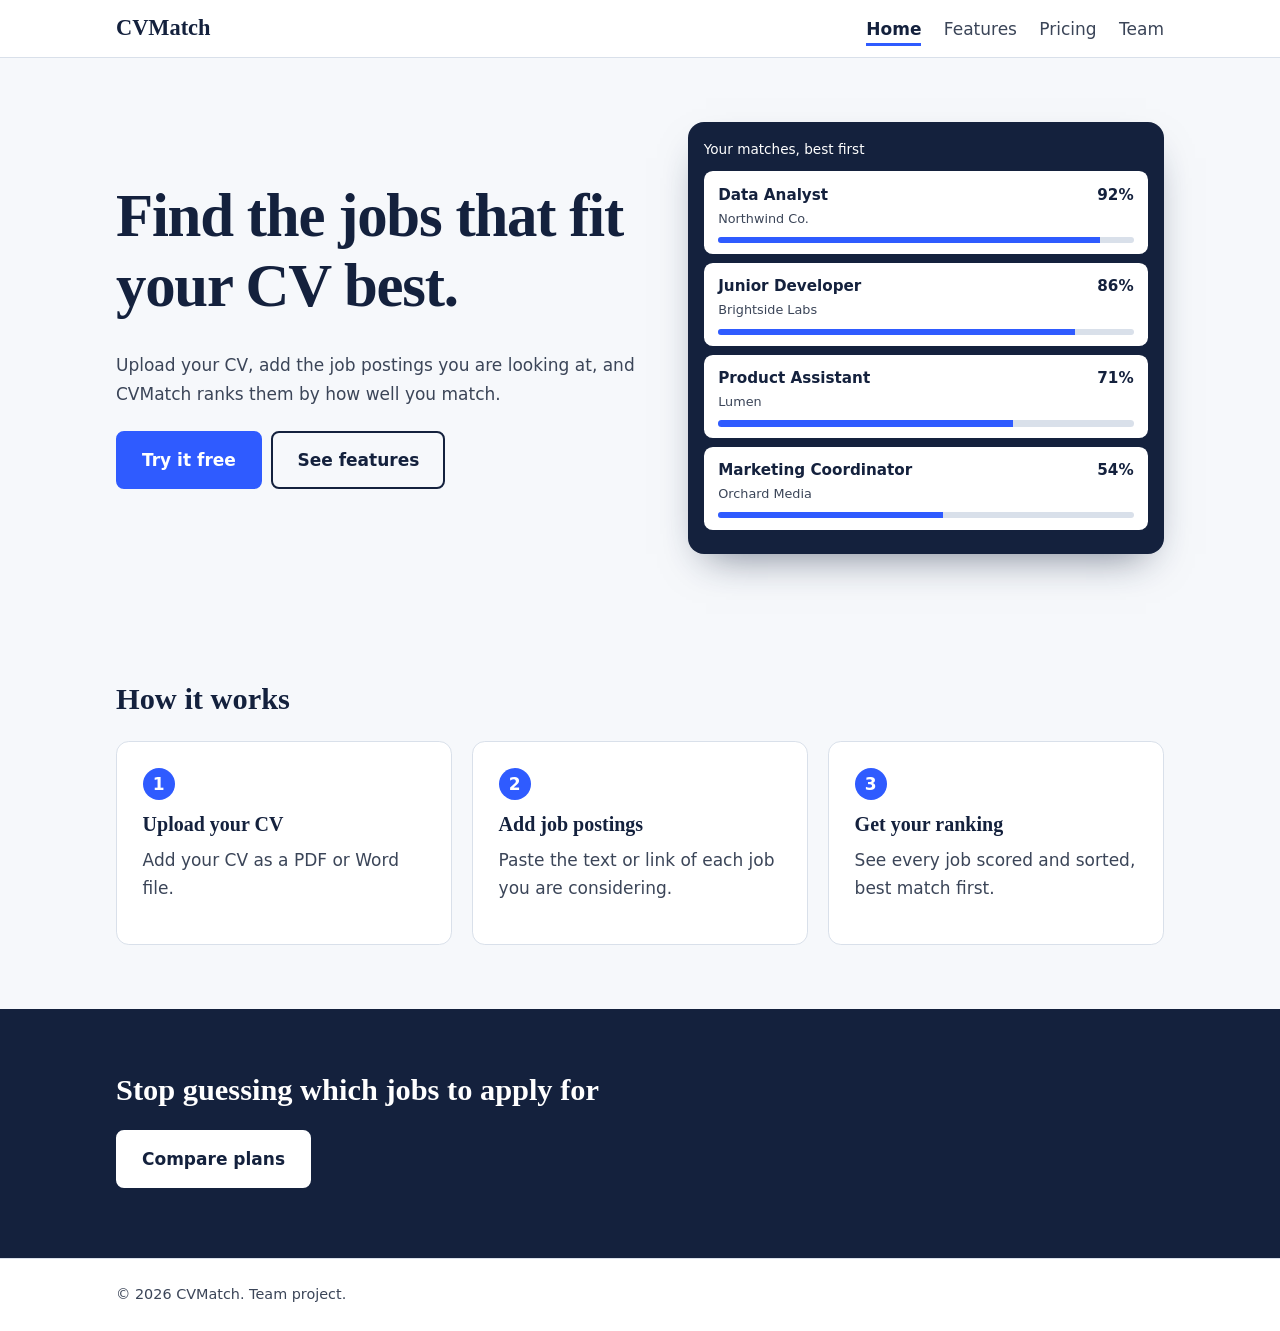
<file: index.html>
<!DOCTYPE html>
<html lang="en">
<head>
<meta charset="utf-8">
<meta name="viewport" content="width=device-width, initial-scale=1">
<title>Home | CVMatch</title>
<style>
:root{--ink:#14213d;--blue:#2f5bff;--blue-d:#1f45d6;--bg:#f6f8fb;--text:#3b4558;--line:#d9e0ea}
*{box-sizing:border-box}
body{margin:0;font:1.0625rem/1.65 system-ui,-apple-system,"Segoe UI",Roboto,sans-serif;color:var(--text);background:var(--bg)}
h1,h2,h3{font-family:Georgia,"Times New Roman",serif;color:var(--ink);line-height:1.15;margin:0 0 .5em}
h1{font-size:clamp(2.3rem,5.5vw,3.8rem);letter-spacing:-.02em}h2{font-size:1.9rem}h3{font-size:1.25rem}
p{margin:0 0 1em;max-width:62ch}
a{color:var(--blue)}
a:focus-visible,summary:focus-visible{outline:3px solid var(--blue);outline-offset:3px}
.wrap{max-width:68rem;margin:0 auto;padding:0 1.25rem}
header{background:#fff;border-bottom:1px solid var(--line)}
header .wrap{display:flex;flex-wrap:wrap;align-items:center;justify-content:space-between;gap:.5rem 1.5rem;padding-top:.9rem;padding-bottom:.9rem}
.logo{font:700 1.4rem Georgia,serif;color:var(--ink);text-decoration:none}
nav a{margin-right:1.4rem;color:var(--text);text-decoration:none;padding:.3rem 0;border-bottom:3px solid transparent}
nav a:last-child{margin-right:0}
nav a:hover{border-bottom-color:var(--line)}
nav a[aria-current=page]{color:var(--ink);font-weight:700;border-bottom-color:var(--blue)}
main section{padding:4rem 0}
.hero{display:grid;gap:3rem;align-items:center}
@media(min-width:56rem){.hero{grid-template-columns:1.1fr 1fr}}
.btn{display:inline-block;background:var(--blue);color:#fff;padding:.8rem 1.5rem;border-radius:.5rem;text-decoration:none;font-weight:600;border:2px solid var(--blue);margin:.4rem .6rem .4rem 0}
.btn:hover{background:var(--blue-d);border-color:var(--blue-d)}
.btn.alt{background:transparent;color:var(--ink);border-color:var(--ink)}
.btn.alt:hover{background:var(--ink);color:#fff}
.btn:focus-visible{outline:3px solid var(--ink);outline-offset:3px}
.grid{display:grid;gap:1.25rem;grid-template-columns:repeat(auto-fit,minmax(15rem,1fr))}
.card{background:#fff;border:1px solid var(--line);border-radius:.8rem;padding:1.6rem}
.card.pick{border:2px solid var(--blue);box-shadow:0 12px 30px -16px rgba(47,91,255,.5)}
.badge{display:inline-block;background:var(--blue);color:#fff;font-size:.8rem;font-weight:600;padding:.1rem .7rem;border-radius:2rem;margin:0 0 .6rem}
.price{font:700 2.6rem Georgia,serif;color:var(--ink);margin:0}
ul.tick{list-style:none;padding:0;margin:1rem 0 1.5rem}
ul.tick li{padding-left:1.5rem;position:relative;margin:.45rem 0}
ul.tick li::before{content:"\2713";position:absolute;left:0;color:var(--blue);font-weight:700}
.rows{margin-top:2rem}
.rows>div{border-top:1px solid var(--line);padding:1.6rem 0;display:grid;gap:.4rem 2.5rem}
@media(min-width:48rem){.rows>div{grid-template-columns:1fr 2fr}}
.rows h3,.rows p{margin:0}
.avatar{width:4.5rem;height:4.5rem;border-radius:50%;background:var(--blue);color:#fff;display:grid;place-items:center;font:700 1.5rem Georgia,serif;margin-bottom:1rem}
details{border-top:1px solid var(--line);padding:1rem 0}
summary{cursor:pointer;font-weight:600;color:var(--ink)}
details p{margin:.6rem 0 0}
.band{background:var(--ink);color:#fff}.band h2{color:#fff}
.band .btn{background:#fff;color:var(--ink);border-color:#fff}
footer{border-top:1px solid var(--line);background:#fff;padding:1.5rem 0;font-size:.9rem}
.matches{background:var(--ink);padding:1rem;border-radius:1rem;box-shadow:0 18px 40px -18px rgba(20,33,61,.6)}
.matches .cap{color:#fff;font-size:.85rem;margin:0 0 .7rem}
.match{background:#fff;border-radius:.55rem;padding:.7rem .9rem;margin-bottom:.55rem;color:var(--ink)}
.match .row{display:flex;justify-content:space-between;gap:1rem;font-size:.95rem}
.match small{display:block;font-size:.8rem;color:var(--text)}
.bar{height:.4rem;background:var(--line);border-radius:1rem;margin-top:.5rem;overflow:hidden}
.bar i{display:block;height:100%;background:var(--blue)}
.steps{list-style:none;counter-reset:s;padding:0;margin:1.5rem 0 0;display:grid;gap:1.25rem;grid-template-columns:repeat(auto-fit,minmax(15rem,1fr))}
.steps li{counter-increment:s;background:#fff;border:1px solid var(--line);border-radius:.8rem;padding:1.6rem}
.steps li::before{content:counter(s);display:grid;place-items:center;width:2rem;height:2rem;border-radius:50%;background:var(--blue);color:#fff;font-weight:700;margin-bottom:.8rem}
</style>
</head>
<body>
<header><div class="wrap"><a class="logo" href="index.html">CVMatch</a><nav aria-label="Main"><a href="index.html" aria-current="page">Home</a><a href="product_feature.html">Features</a><a href="prices.html">Pricing</a><a href="team_page.html">Team</a></nav></div></header>
<main>
<section><div class="wrap hero">
<div><h1>Find the jobs that fit your CV best.</h1>
<p>Upload your CV, add the job postings you are looking at, and CVMatch ranks them by how well you match.</p>
<a class="btn" href="prices.html">Try it free</a><a class="btn alt" href="product_feature.html">See features</a></div>
<div class="matches" role="img" aria-label="Example ranking of four jobs by match percentage"><p class="cap">Your matches, best first</p><div class="match"><div class="row"><strong>Data Analyst</strong><strong>92%</strong></div><small>Northwind Co.</small><div class="bar"><i style="width:92%"></i></div></div><div class="match"><div class="row"><strong>Junior Developer</strong><strong>86%</strong></div><small>Brightside Labs</small><div class="bar"><i style="width:86%"></i></div></div><div class="match"><div class="row"><strong>Product Assistant</strong><strong>71%</strong></div><small>Lumen</small><div class="bar"><i style="width:71%"></i></div></div><div class="match"><div class="row"><strong>Marketing Coordinator</strong><strong>54%</strong></div><small>Orchard Media</small><div class="bar"><i style="width:54%"></i></div></div></div>
</div></section>
<section><div class="wrap"><h2>How it works</h2>
<ol class="steps">
<li><h3>Upload your CV</h3><p>Add your CV as a PDF or Word file.</p></li>
<li><h3>Add job postings</h3><p>Paste the text or link of each job you are considering.</p></li>
<li><h3>Get your ranking</h3><p>See every job scored and sorted, best match first.</p></li>
</ol></div></section>
<section class="band"><div class="wrap"><h2>Stop guessing which jobs to apply for</h2><a class="btn" href="prices.html">Compare plans</a></div></section>
</main>
<footer><div class="wrap">&copy; 2026 CVMatch. Team project.</div></footer>
  <script src="script.js" defer></script>
</body>
</html>
</file>
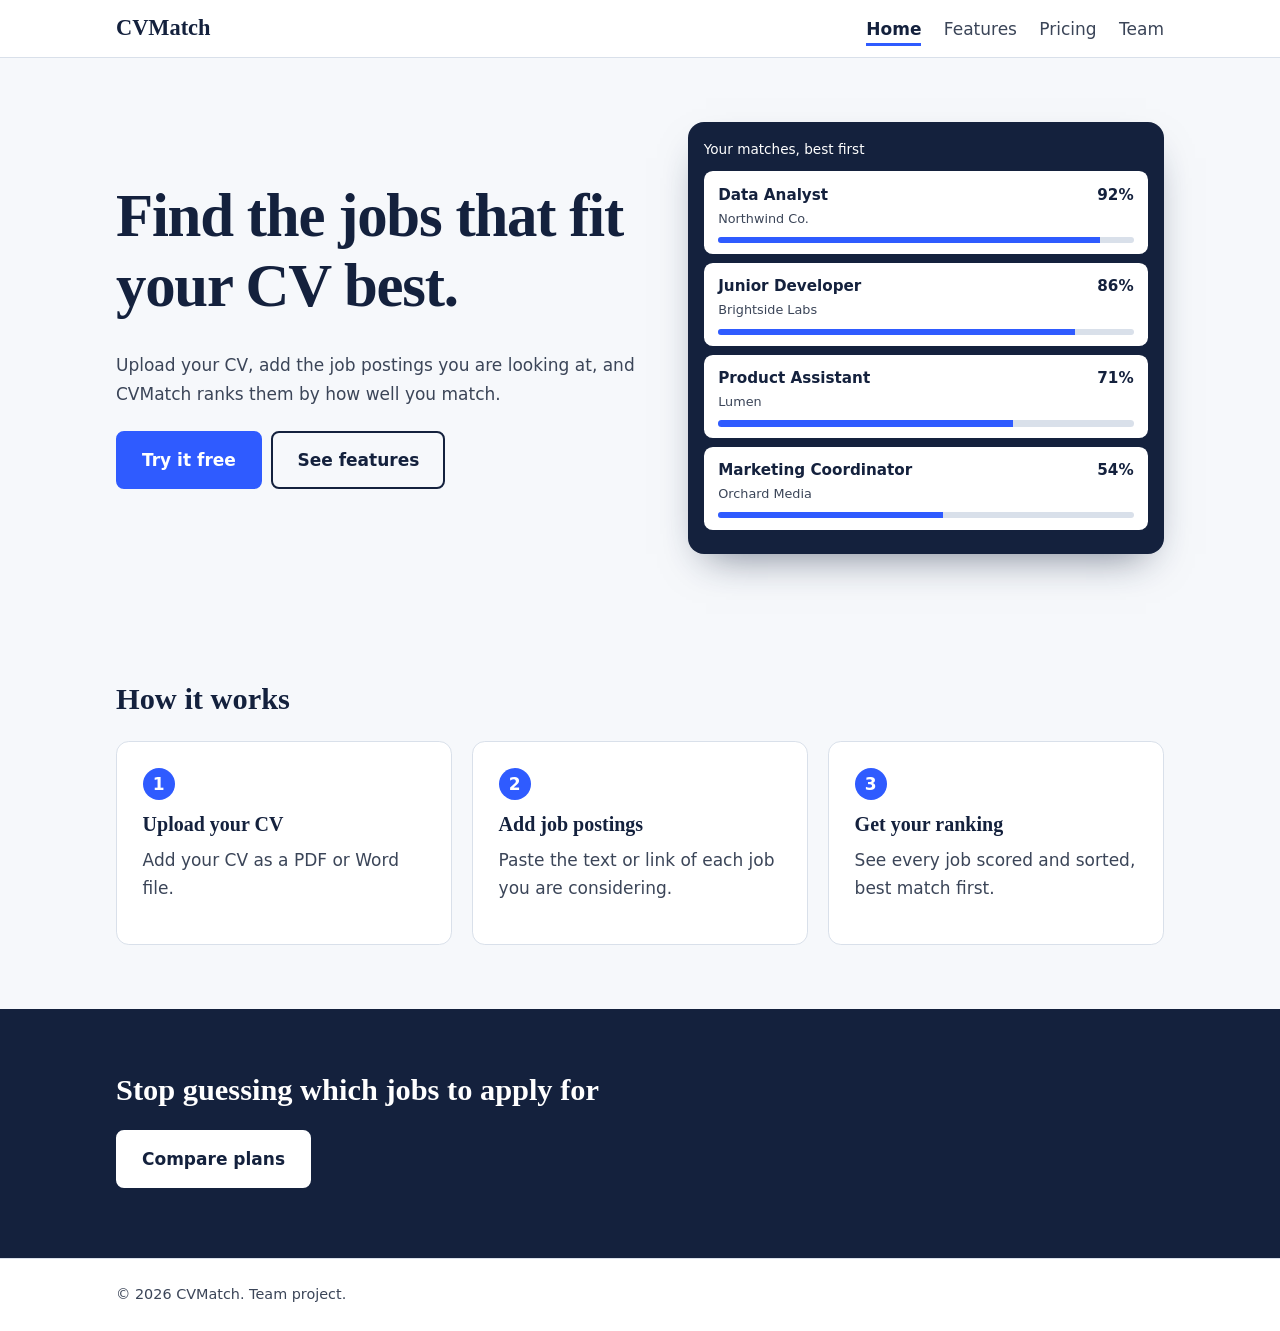
<file: home_page.html>
<!DOCTYPE html>
<html lang="en">
<head>
<meta charset="utf-8">
<meta name="viewport" content="width=device-width, initial-scale=1">
<title>Home | CVMatch</title>
<style>
:root{--ink:#14213d;--blue:#2f5bff;--blue-d:#1f45d6;--bg:#f6f8fb;--text:#3b4558;--line:#d9e0ea}
*{box-sizing:border-box}
body{margin:0;font:1.0625rem/1.65 system-ui,-apple-system,"Segoe UI",Roboto,sans-serif;color:var(--text);background:var(--bg)}
h1,h2,h3{font-family:Georgia,"Times New Roman",serif;color:var(--ink);line-height:1.15;margin:0 0 .5em}
h1{font-size:clamp(2.3rem,5.5vw,3.8rem);letter-spacing:-.02em}h2{font-size:1.9rem}h3{font-size:1.25rem}
p{margin:0 0 1em;max-width:62ch}
a{color:var(--blue)}
a:focus-visible,summary:focus-visible{outline:3px solid var(--blue);outline-offset:3px}
.wrap{max-width:68rem;margin:0 auto;padding:0 1.25rem}
header{background:#fff;border-bottom:1px solid var(--line)}
header .wrap{display:flex;flex-wrap:wrap;align-items:center;justify-content:space-between;gap:.5rem 1.5rem;padding-top:.9rem;padding-bottom:.9rem}
.logo{font:700 1.4rem Georgia,serif;color:var(--ink);text-decoration:none}
nav a{margin-right:1.4rem;color:var(--text);text-decoration:none;padding:.3rem 0;border-bottom:3px solid transparent}
nav a:last-child{margin-right:0}
nav a:hover{border-bottom-color:var(--line)}
nav a[aria-current=page]{color:var(--ink);font-weight:700;border-bottom-color:var(--blue)}
main section{padding:4rem 0}
.hero{display:grid;gap:3rem;align-items:center}
@media(min-width:56rem){.hero{grid-template-columns:1.1fr 1fr}}
.btn{display:inline-block;background:var(--blue);color:#fff;padding:.8rem 1.5rem;border-radius:.5rem;text-decoration:none;font-weight:600;border:2px solid var(--blue);margin:.4rem .6rem .4rem 0}
.btn:hover{background:var(--blue-d);border-color:var(--blue-d)}
.btn.alt{background:transparent;color:var(--ink);border-color:var(--ink)}
.btn.alt:hover{background:var(--ink);color:#fff}
.btn:focus-visible{outline:3px solid var(--ink);outline-offset:3px}
.grid{display:grid;gap:1.25rem;grid-template-columns:repeat(auto-fit,minmax(15rem,1fr))}
.card{background:#fff;border:1px solid var(--line);border-radius:.8rem;padding:1.6rem}
.card.pick{border:2px solid var(--blue);box-shadow:0 12px 30px -16px rgba(47,91,255,.5)}
.badge{display:inline-block;background:var(--blue);color:#fff;font-size:.8rem;font-weight:600;padding:.1rem .7rem;border-radius:2rem;margin:0 0 .6rem}
.price{font:700 2.6rem Georgia,serif;color:var(--ink);margin:0}
ul.tick{list-style:none;padding:0;margin:1rem 0 1.5rem}
ul.tick li{padding-left:1.5rem;position:relative;margin:.45rem 0}
ul.tick li::before{content:"\2713";position:absolute;left:0;color:var(--blue);font-weight:700}
.rows{margin-top:2rem}
.rows>div{border-top:1px solid var(--line);padding:1.6rem 0;display:grid;gap:.4rem 2.5rem}
@media(min-width:48rem){.rows>div{grid-template-columns:1fr 2fr}}
.rows h3,.rows p{margin:0}
.avatar{width:4.5rem;height:4.5rem;border-radius:50%;background:var(--blue);color:#fff;display:grid;place-items:center;font:700 1.5rem Georgia,serif;margin-bottom:1rem}
details{border-top:1px solid var(--line);padding:1rem 0}
summary{cursor:pointer;font-weight:600;color:var(--ink)}
details p{margin:.6rem 0 0}
.band{background:var(--ink);color:#fff}.band h2{color:#fff}
.band .btn{background:#fff;color:var(--ink);border-color:#fff}
footer{border-top:1px solid var(--line);background:#fff;padding:1.5rem 0;font-size:.9rem}
.matches{background:var(--ink);padding:1rem;border-radius:1rem;box-shadow:0 18px 40px -18px rgba(20,33,61,.6)}
.matches .cap{color:#fff;font-size:.85rem;margin:0 0 .7rem}
.match{background:#fff;border-radius:.55rem;padding:.7rem .9rem;margin-bottom:.55rem;color:var(--ink)}
.match .row{display:flex;justify-content:space-between;gap:1rem;font-size:.95rem}
.match small{display:block;font-size:.8rem;color:var(--text)}
.bar{height:.4rem;background:var(--line);border-radius:1rem;margin-top:.5rem;overflow:hidden}
.bar i{display:block;height:100%;background:var(--blue)}
.steps{list-style:none;counter-reset:s;padding:0;margin:1.5rem 0 0;display:grid;gap:1.25rem;grid-template-columns:repeat(auto-fit,minmax(15rem,1fr))}
.steps li{counter-increment:s;background:#fff;border:1px solid var(--line);border-radius:.8rem;padding:1.6rem}
.steps li::before{content:counter(s);display:grid;place-items:center;width:2rem;height:2rem;border-radius:50%;background:var(--blue);color:#fff;font-weight:700;margin-bottom:.8rem}
</style>
</head>
<body>
<header><div class="wrap"><a class="logo" href="index.html">CVMatch</a><nav aria-label="Main"><a href="index.html" aria-current="page">Home</a><a href="features.html">Features</a><a href="pricing.html">Pricing</a><a href="team.html">Team</a></nav></div></header>
<main>
<section><div class="wrap hero">
<div><h1>Find the jobs that fit your CV best.</h1>
<p>Upload your CV, add the job postings you are looking at, and CVMatch ranks them by how well you match.</p>
<a class="btn" href="pricing.html">Try it free</a><a class="btn alt" href="features.html">See features</a></div>
<div class="matches" role="img" aria-label="Example ranking of four jobs by match percentage"><p class="cap">Your matches, best first</p><div class="match"><div class="row"><strong>Data Analyst</strong><strong>92%</strong></div><small>Northwind Co.</small><div class="bar"><i style="width:92%"></i></div></div><div class="match"><div class="row"><strong>Junior Developer</strong><strong>86%</strong></div><small>Brightside Labs</small><div class="bar"><i style="width:86%"></i></div></div><div class="match"><div class="row"><strong>Product Assistant</strong><strong>71%</strong></div><small>Lumen</small><div class="bar"><i style="width:71%"></i></div></div><div class="match"><div class="row"><strong>Marketing Coordinator</strong><strong>54%</strong></div><small>Orchard Media</small><div class="bar"><i style="width:54%"></i></div></div></div>
</div></section>
<section><div class="wrap"><h2>How it works</h2>
<ol class="steps">
<li><h3>Upload your CV</h3><p>Add your CV as a PDF or Word file.</p></li>
<li><h3>Add job postings</h3><p>Paste the text or link of each job you are considering.</p></li>
<li><h3>Get your ranking</h3><p>See every job scored and sorted, best match first.</p></li>
</ol></div></section>
<section class="band"><div class="wrap"><h2>Stop guessing which jobs to apply for</h2><a class="btn" href="pricing.html">Compare plans</a></div></section>
</main>
<footer><div class="wrap">&copy; 2026 CVMatch. Team project.</div></footer>
  <script src="script.js" defer></script>
</body>
</html>
</file>
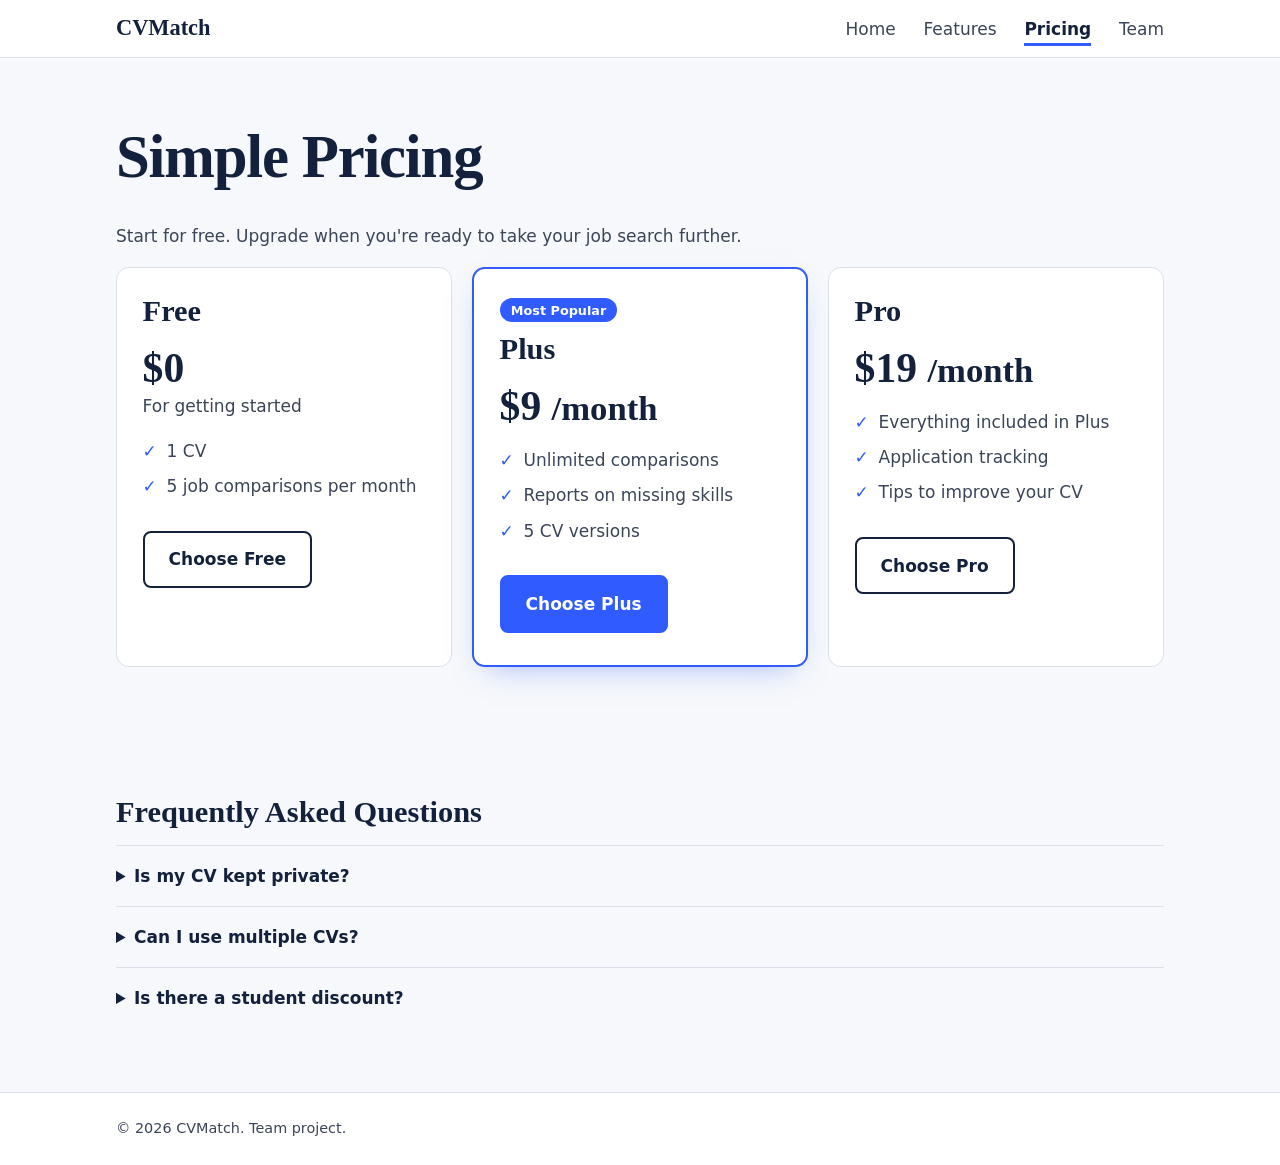
<file: prices.html>
<!DOCTYPE html>
<html lang="en">
<head>
<meta charset="utf-8">
<meta name="viewport" content="width=device-width, initial-scale=1">
<title>Pricing | CVMatch</title>
<style>
:root{--ink:#14213d;--blue:#2f5bff;--blue-d:#1f45d6;--bg:#f6f8fb;--text:#3b4558;--line:#d9e0ea}
*{box-sizing:border-box}
body{margin:0;font:1.0625rem/1.65 system-ui,-apple-system,"Segoe UI",Roboto,sans-serif;color:var(--text);background:var(--bg)}
h1,h2,h3{font-family:Georgia,"Times New Roman",serif;color:var(--ink);line-height:1.15;margin:0 0 .5em}
h1 {font-size:clamp(2.3rem,5.5vw,3.8rem);letter-spacing:-.02em} h2 {font-size:1.9rem} h3 {font-size:1.25rem}
p {margin:0 0 1em;max-width:62ch}
a {color:var(--blue)}
a:focus-visible,summary:focus-visible {outline:3px solid var(--blue);outline-offset:3px}
.wrap {max-width:68rem;margin:0 auto;padding:0 1.25rem}
header {background:#fff;border-bottom:1px solid var(--line)}
header .wrap {display:flex;flex-wrap:wrap;align-items:center;justify-content:space-between;gap:.5rem;padding-top:.9rem;padding-bottom:.9rem}
.logo{font:700 1.4rem Georgia,serif;color:var(--ink);text-decoration:none}
nav a{margin-right:1.4rem;color:var(--text);text-decoration:none;padding:.3rem 0;border-bottom:3px solid transparent}
nav a:last-child{margin-right:0}
nav a:hover{border-bottom-color:var(--line)}
nav a[aria-current=page]{color:var(--ink);font-weight:700;border-bottom-color:var(--blue)}
main section{padding:4rem 0}
.hero{display:grid;gap:3rem;align-items:center}
@media(min-width:56rem){.hero{grid-template-columns:1.1fr 1fr}}
.btn{display:inline-block;background:var(--blue);color:#fff;padding:.8rem 1.5rem;border-radius:.5rem;text-decoration:none;font-weight:600;border:2px solid var(--blue);margin:.4rem .6rem .4rem 0}
.btn:hover{background:var(--blue-d);border-color:var(--blue-d)}
.btn.alt{background:transparent;color:var(--ink);border-color:var(--ink)}
.btn.alt:hover{background:var(--ink);color:#fff}
.btn:focus-visible{outline:3px solid var(--ink);outline-offset:3px}
.grid{display:grid;gap:1.25rem;grid-template-columns:repeat(auto-fit,minmax(15rem,1fr))}
.card{background:#fff;border:1px solid var(--line);border-radius:.8rem;padding:1.6rem}
.card.pick{border:2px solid var(--blue);box-shadow:0 12px 30px -16px rgba(47,91,255,.5)}
.badge{display:inline-block;background:var(--blue);color:#fff;font-size:.8rem;font-weight:600;padding:.1rem .7rem;border-radius:2rem;margin:0 0 .6rem}
.price{font:700 2.6rem Georgia,serif;color:var(--ink);margin:0}
ul.tick{list-style:none;padding:0;margin:1rem 0 1.5rem}
ul.tick li{padding-left:1.5rem;position:relative;margin:.45rem 0}
ul.tick li::before{content:"\2713";position:absolute;left:0;color:var(--blue);font-weight:700}
.rows{margin-top:2rem}
.rows>div{border-top:1px solid var(--line);padding:1.6rem 0;display:grid;gap:.4rem 2.5rem}
@media(min-width:48rem){.rows>div{grid-template-columns:1fr 2fr}}
.rows h3,.rows p{margin:0}
.avatar{width:4.5rem;height:4.5rem;border-radius:50%;background:var(--blue);color:#fff;display:grid;place-items:center;font:700 1.5rem Georgia,serif;margin-bottom:1rem}
details{border-top:1px solid var(--line);padding:1rem 0}
summary{cursor:pointer;font-weight:600;color:var(--ink)}
details p{margin:.6rem 0 0}
.band{background:var(--ink);color:#fff}.band h2{color:#fff}
.band .btn{background:#fff;color:var(--ink);border-color:#fff}
footer{border-top:1px solid var(--line);background:#fff;padding:1.5rem 0;font-size:.9rem}
.matches{background:var(--ink);padding:1rem;border-radius:1rem;box-shadow:0 18px 40px -18px rgba(20,33,61,.6)}
.matches .cap{color:#fff;font-size:.85rem;margin:0 0 .7rem}
.match{background:#fff;border-radius:.55rem;padding:.7rem .9rem;margin-bottom:.55rem;color:var(--ink)}
.match .row{display:flex;justify-space-between;gap:1rem;font-size:.95rem}
.match small{display:block;font-size:.8rem;color:var(--text)}
.bar{height:.4rem;background:var(--line);border-radius:1rem;margin-top:.5rem;overflow:hidden}
.bar i{display:block;height:100%;background:var(--blue)}
.steps{list-style:none;counter-reset:s;padding:0;margin:1.5rem 0 0;display:grid;gap:1.25rem;grid-template-columns:repeat(auto-fit,minmax(15rem,1fr))}
.steps li{counter-increment:s;background:#fff;border:1px solid var(--line);border-radius:.8rem;padding:1.6rem}
.steps li::before{content:counter(s);display:grid;place-items:center;width:2rem;height:2rem;border-radius:50%;background:var(--blue);color:#fff;font-weight:700;margin-bottom:.8rem}
</style>
</head>
<body>

<header>
  <div class="wrap">
    <a class="logo" href="index.html">CVMatch</a>
    <nav aria-label="Main">
      <a href="index.html">Home</a>
      <a href="product_feature.html">Features</a>
      <a href="prices.html" aria-current="page">Pricing</a>
      <a href="team_page.html">Team</a>
    </nav>
  </div>
</header>

<main>
  <section>
    <div class="wrap">
      <h1>Simple Pricing</h1>
      <p>Start for free. Upgrade when you're ready to take your job search further.</p>

      <div class="grid">
        <div class="card">
          <h2>Free</h2>
          <p class="price">$0</p>
          <p>For getting started</p>
          <ul class="tick">
            <li>1 CV</li>
            <li>5 job comparisons per month</li>
          </ul>
          <a class="btn alt" href="#">Choose Free</a>
        </div>

        <div class="card pick">
          <p class="badge">Most Popular</p>
          <h2>Plus</h2>
          <p class="price">$9 <small>/month</small></p>
          <ul class="tick">
            <li>Unlimited comparisons</li>
            <li>Reports on missing skills</li>
            <li>5 CV versions</li>
          </ul>
          <a class="btn" href="#">Choose Plus</a>
        </div>

        <div class="card">
          <h2>Pro</h2>
          <p class="price">$19 <small>/month</small></p>
          <ul class="tick">
            <li>Everything included in Plus</li>
            <li>Application tracking</li>
            <li>Tips to improve your CV</li>
          </ul>
          <a class="btn alt" href="#">Choose Pro</a>
        </div>
      </div>
    </div>
  </section>

  <section>
    <div class="wrap">
      <h2>Frequently Asked Questions</h2>

      <details>
        <summary>Is my CV kept private?</summary>
        <p>Your CV is only used to calculate matches, and you can delete it at any time.</p>
      </details>

      <details>
        <summary>Can I use multiple CVs?</summary>
        <p>Yes. Plus and Pro plans allow you to save multiple versions of your CV, such as one for each type of position.</p>
      </details>

      <details>
        <summary>Is there a student discount?</summary>
        <p>Yes. Contact us using your university email address to ask about discounted Plus plans.</p>
      </details>
    </div>
  </section>
</main>

<footer>
  <div class="wrap">&copy; 2026 CVMatch. Team project.</div>
</footer>

  <script src="script.js" defer></script>
</body>
</html>
</file>
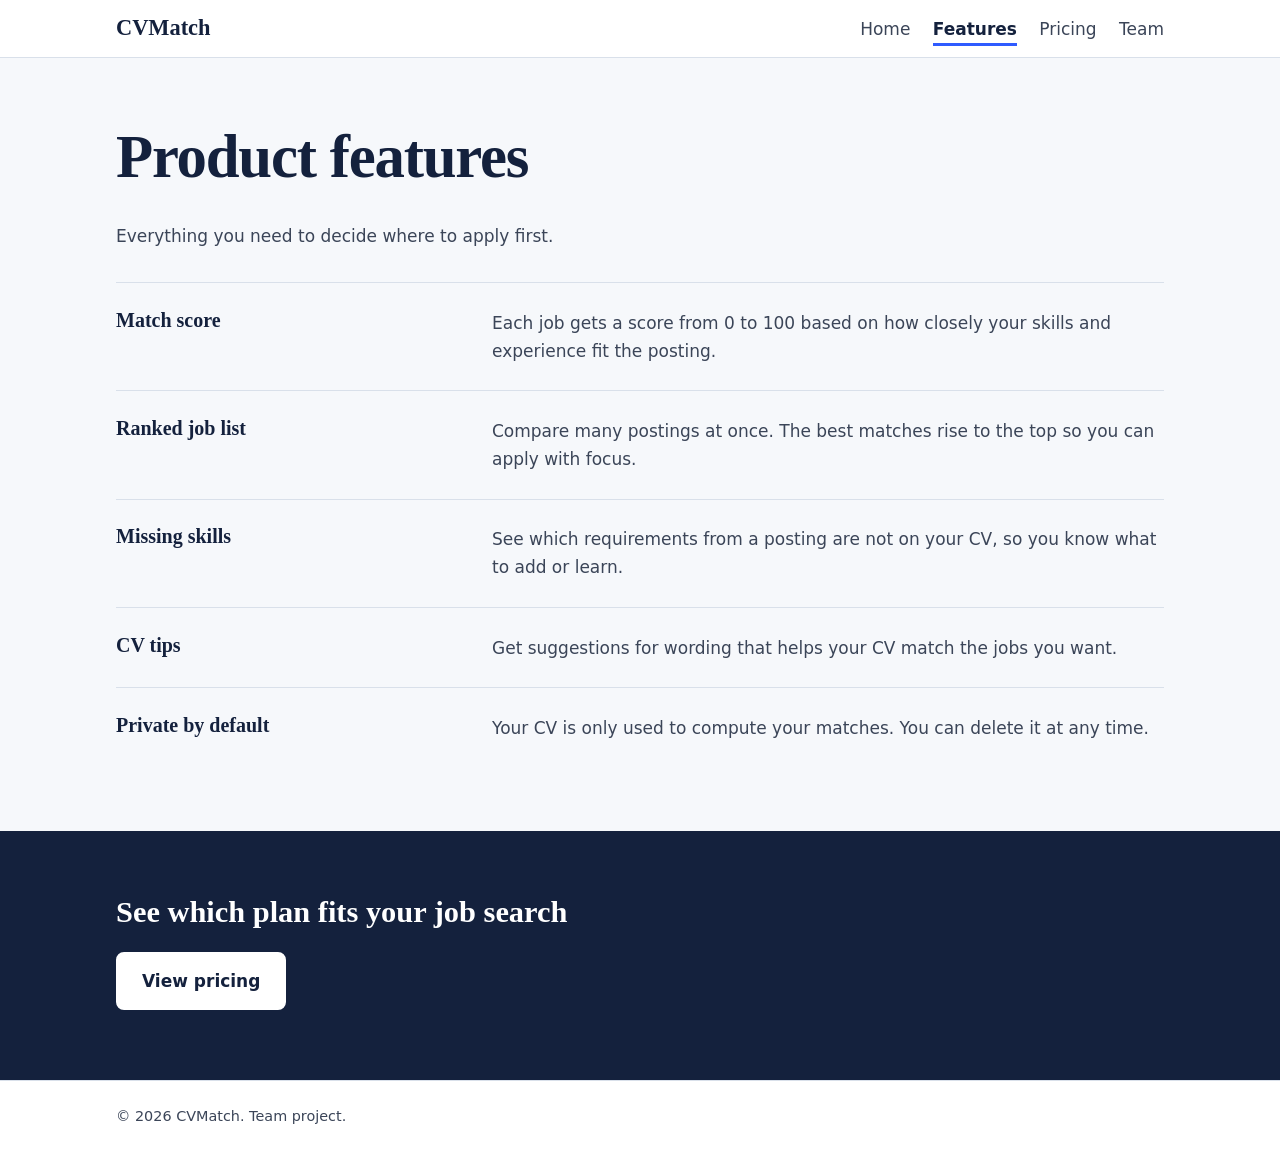
<file: product_feature.html>
<!DOCTYPE html>
<html lang="en">
<head>
<meta charset="utf-8">
<meta name="viewport" content="width=device-width, initial-scale=1">
<title>Product features | CVMatch</title>
<style>
:root{--ink:#14213d;--blue:#2f5bff;--blue-d:#1f45d6;--bg:#f6f8fb;--text:#3b4558;--line:#d9e0ea}
*{box-sizing:border-box}
body{margin:0;font:1.0625rem/1.65 system-ui,-apple-system,"Segoe UI",Roboto,sans-serif;color:var(--text);background:var(--bg)}
h1,h2,h3{font-family:Georgia,"Times New Roman",serif;color:var(--ink);line-height:1.15;margin:0 0 .5em}
h1{font-size:clamp(2.3rem,5.5vw,3.8rem);letter-spacing:-.02em}h2{font-size:1.9rem}h3{font-size:1.25rem}
p{margin:0 0 1em;max-width:62ch}
a{color:var(--blue)}
a:focus-visible,summary:focus-visible{outline:3px solid var(--blue);outline-offset:3px}
.wrap{max-width:68rem;margin:0 auto;padding:0 1.25rem}
header{background:#fff;border-bottom:1px solid var(--line)}
header .wrap{display:flex;flex-wrap:wrap;align-items:center;justify-content:space-between;gap:.5rem 1.5rem;padding-top:.9rem;padding-bottom:.9rem}
.logo{font:700 1.4rem Georgia,serif;color:var(--ink);text-decoration:none}
nav a{margin-right:1.4rem;color:var(--text);text-decoration:none;padding:.3rem 0;border-bottom:3px solid transparent}
nav a:last-child{margin-right:0}
nav a:hover{border-bottom-color:var(--line)}
nav a[aria-current=page]{color:var(--ink);font-weight:700;border-bottom-color:var(--blue)}
main section{padding:4rem 0}
.hero{display:grid;gap:3rem;align-items:center}
@media(min-width:56rem){.hero{grid-template-columns:1.1fr 1fr}}
.btn{display:inline-block;background:var(--blue);color:#fff;padding:.8rem 1.5rem;border-radius:.5rem;text-decoration:none;font-weight:600;border:2px solid var(--blue);margin:.4rem .6rem .4rem 0}
.btn:hover{background:var(--blue-d);border-color:var(--blue-d)}
.btn.alt{background:transparent;color:var(--ink);border-color:var(--ink)}
.btn.alt:hover{background:var(--ink);color:#fff}
.btn:focus-visible{outline:3px solid var(--ink);outline-offset:3px}
.grid{display:grid;gap:1.25rem;grid-template-columns:repeat(auto-fit,minmax(15rem,1fr))}
.card{background:#fff;border:1px solid var(--line);border-radius:.8rem;padding:1.6rem}
.card.pick{border:2px solid var(--blue);box-shadow:0 12px 30px -16px rgba(47,91,255,.5)}
.badge{display:inline-block;background:var(--blue);color:#fff;font-size:.8rem;font-weight:600;padding:.1rem .7rem;border-radius:2rem;margin:0 0 .6rem}
.price{font:700 2.6rem Georgia,serif;color:var(--ink);margin:0}
ul.tick{list-style:none;padding:0;margin:1rem 0 1.5rem}
ul.tick li{padding-left:1.5rem;position:relative;margin:.45rem 0}
ul.tick li::before{content:"\2713";position:absolute;left:0;color:var(--blue);font-weight:700}
.rows{margin-top:2rem}
.rows>div{border-top:1px solid var(--line);padding:1.6rem 0;display:grid;gap:.4rem 2.5rem}
@media(min-width:48rem){.rows>div{grid-template-columns:1fr 2fr}}
.rows h3,.rows p{margin:0}
.avatar{width:4.5rem;height:4.5rem;border-radius:50%;background:var(--blue);color:#fff;display:grid;place-items:center;font:700 1.5rem Georgia,serif;margin-bottom:1rem}
details{border-top:1px solid var(--line);padding:1rem 0}
summary{cursor:pointer;font-weight:600;color:var(--ink)}
details p{margin:.6rem 0 0}
.band{background:var(--ink);color:#fff}.band h2{color:#fff}
.band .btn{background:#fff;color:var(--ink);border-color:#fff}
footer{border-top:1px solid var(--line);background:#fff;padding:1.5rem 0;font-size:.9rem}
.matches{background:var(--ink);padding:1rem;border-radius:1rem;box-shadow:0 18px 40px -18px rgba(20,33,61,.6)}
.matches .cap{color:#fff;font-size:.85rem;margin:0 0 .7rem}
.match{background:#fff;border-radius:.55rem;padding:.7rem .9rem;margin-bottom:.55rem;color:var(--ink)}
.match .row{display:flex;justify-content:space-between;gap:1rem;font-size:.95rem}
.match small{display:block;font-size:.8rem;color:var(--text)}
.bar{height:.4rem;background:var(--line);border-radius:1rem;margin-top:.5rem;overflow:hidden}
.bar i{display:block;height:100%;background:var(--blue)}
.steps{list-style:none;counter-reset:s;padding:0;margin:1.5rem 0 0;display:grid;gap:1.25rem;grid-template-columns:repeat(auto-fit,minmax(15rem,1fr))}
.steps li{counter-increment:s;background:#fff;border:1px solid var(--line);border-radius:.8rem;padding:1.6rem}
.steps li::before{content:counter(s);display:grid;place-items:center;width:2rem;height:2rem;border-radius:50%;background:var(--blue);color:#fff;font-weight:700;margin-bottom:.8rem}
</style>
</head>
<body>
<header><div class="wrap"><a class="logo" href="index.html">CVMatch</a><nav aria-label="Main"><a href="index.html">Home</a><a href="product_feature.html" aria-current="page">Features</a><a href="prices.html">Pricing</a><a href="team_page.html">Team</a></nav></div></header>
<main>
<section><div class="wrap"><h1>Product features</h1>
<p>Everything you need to decide where to apply first.</p>
<div class="rows">
<div><h3>Match score</h3><p>Each job gets a score from 0 to 100 based on how closely your skills and experience fit the posting.</p></div>
<div><h3>Ranked job list</h3><p>Compare many postings at once. The best matches rise to the top so you can apply with focus.</p></div>
<div><h3>Missing skills</h3><p>See which requirements from a posting are not on your CV, so you know what to add or learn.</p></div>
<div><h3>CV tips</h3><p>Get suggestions for wording that helps your CV match the jobs you want.</p></div>
<div><h3>Private by default</h3><p>Your CV is only used to compute your matches. You can delete it at any time.</p></div>
</div></div></section>
<section class="band"><div class="wrap"><h2>See which plan fits your job search</h2><a class="btn" href="prices.html">View pricing</a></div></section>
</main>
<footer><div class="wrap">&copy; 2026 CVMatch. Team project.</div></footer>
  <script src="script.js" defer></script>
</body>
</html>
</file>
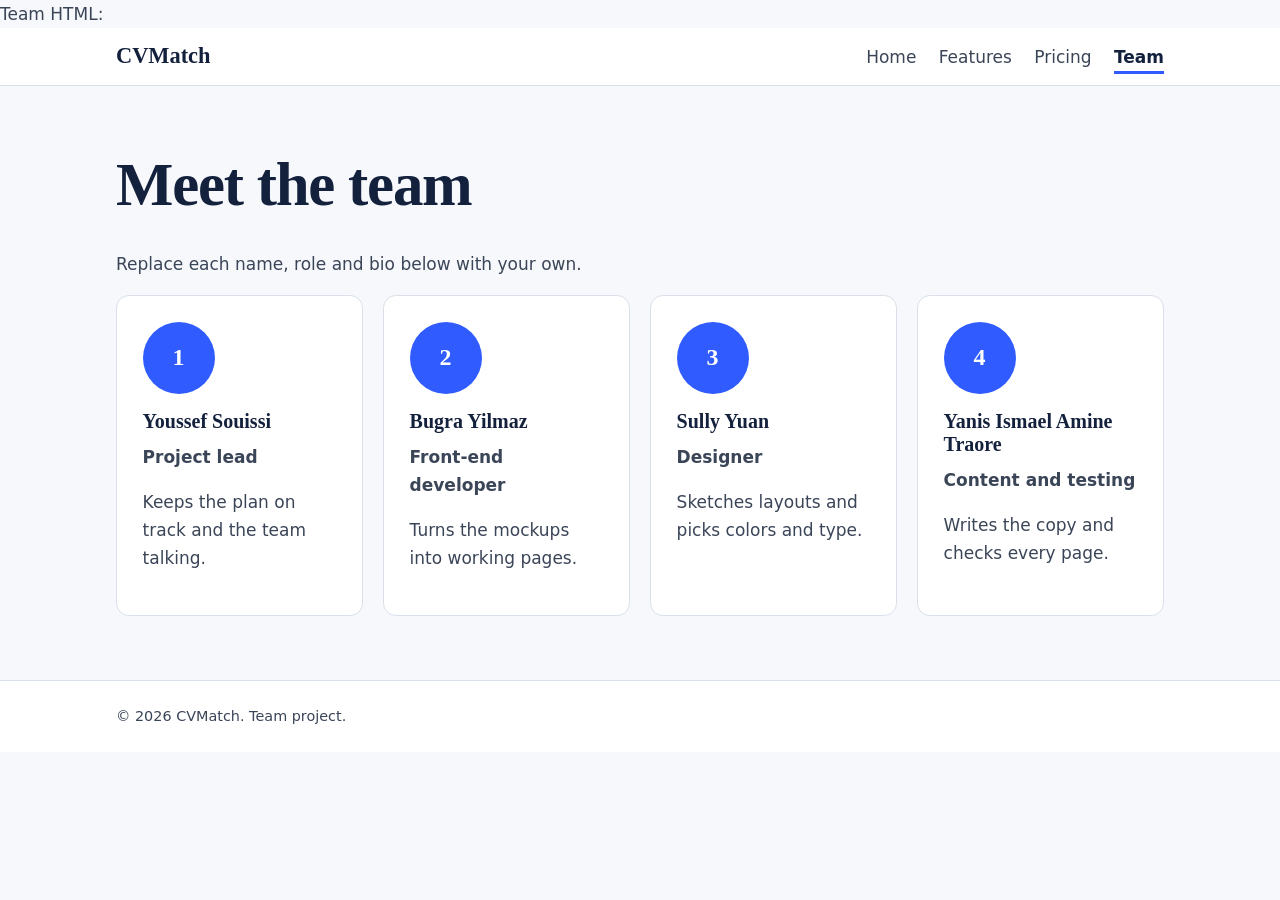
<file: team_page.html>
Team HTML:             <!DOCTYPE html>
<html lang="en">
<head>
<meta charset="utf-8">
<meta name="viewport" content="width=device-width, initial-scale=1">
<title>Team | CVMatch</title>
<style>
:root{--ink:#14213d;--blue:#2f5bff;--blue-d:#1f45d6;--bg:#f6f8fb;--text:#3b4558;--line:#d9e0ea}
*{box-sizing:border-box}
body{margin:0;font:1.0625rem/1.65 system-ui,-apple-system,"Segoe UI",Roboto,sans-serif;color:var(--text);background:var(--bg)}
h1,h2,h3{font-family:Georgia,"Times New Roman",serif;color:var(--ink);line-height:1.15;margin:0 0 .5em}
h1{font-size:clamp(2.3rem,5.5vw,3.8rem);letter-spacing:-.02em}h2{font-size:1.9rem}h3{font-size:1.25rem}
p{margin:0 0 1em;max-width:62ch}
a{color:var(--blue)}
a:focus-visible,summary:focus-visible{outline:3px solid var(--blue);outline-offset:3px}
.wrap{max-width:68rem;margin:0 auto;padding:0 1.25rem}
header{background:#fff;border-bottom:1px solid var(--line)}
header .wrap{display:flex;flex-wrap:wrap;align-items:center;justify-content:space-between;gap:.5rem 1.5rem;padding-top:.9rem;padding-bottom:.9rem}
.logo{font:700 1.4rem Georgia,serif;color:var(--ink);text-decoration:none}
nav a{margin-right:1.4rem;color:var(--text);text-decoration:none;padding:.3rem 0;border-bottom:3px solid transparent}
nav a:last-child{margin-right:0}
nav a:hover{border-bottom-color:var(--line)}
nav a[aria-current=page]{color:var(--ink);font-weight:700;border-bottom-color:var(--blue)}
main section{padding:4rem 0}
.hero{display:grid;gap:3rem;align-items:center}
@media(min-width:56rem){.hero{grid-template-columns:1.1fr 1fr}}
.btn{display:inline-block;background:var(--blue);color:#fff;padding:.8rem 1.5rem;border-radius:.5rem;text-decoration:none;font-weight:600;border:2px solid var(--blue);margin:.4rem .6rem .4rem 0}
.btn:hover{background:var(--blue-d);border-color:var(--blue-d)}
.btn.alt{background:transparent;color:var(--ink);border-color:var(--ink)}
.btn.alt:hover{background:var(--ink);color:#fff}
.btn:focus-visible{outline:3px solid var(--ink);outline-offset:3px}
.grid{display:grid;gap:1.25rem;grid-template-columns:repeat(auto-fit,minmax(15rem,1fr))}
.card{background:#fff;border:1px solid var(--line);border-radius:.8rem;padding:1.6rem}
.card.pick{border:2px solid var(--blue);box-shadow:0 12px 30px -16px rgba(47,91,255,.5)}
.badge{display:inline-block;background:var(--blue);color:#fff;font-size:.8rem;font-weight:600;padding:.1rem .7rem;border-radius:2rem;margin:0 0 .6rem}
.price{font:700 2.6rem Georgia,serif;color:var(--ink);margin:0}
ul.tick{list-style:none;padding:0;margin:1rem 0 1.5rem}
ul.tick li{padding-left:1.5rem;position:relative;margin:.45rem 0}
ul.tick li::before{content:"\2713";position:absolute;left:0;color:var(--blue);font-weight:700}
.rows{margin-top:2rem}
.rows>div{border-top:1px solid var(--line);padding:1.6rem 0;display:grid;gap:.4rem 2.5rem}
@media(min-width:48rem){.rows>div{grid-template-columns:1fr 2fr}}
.rows h3,.rows p{margin:0}
.avatar{width:4.5rem;height:4.5rem;border-radius:50%;background:var(--blue);color:#fff;display:grid;place-items:center;font:700 1.5rem Georgia,serif;margin-bottom:1rem}
details{border-top:1px solid var(--line);padding:1rem 0}
summary{cursor:pointer;font-weight:600;color:var(--ink)}
details p{margin:.6rem 0 0}
.band{background:var(--ink);color:#fff}.band h2{color:#fff}
.band .btn{background:#fff;color:var(--ink);border-color:#fff}
footer{border-top:1px solid var(--line);background:#fff;padding:1.5rem 0;font-size:.9rem}
.matches{background:var(--ink);padding:1rem;border-radius:1rem;box-shadow:0 18px 40px -18px rgba(20,33,61,.6)}
.matches .cap{color:#fff;font-size:.85rem;margin:0 0 .7rem}
.match{background:#fff;border-radius:.55rem;padding:.7rem .9rem;margin-bottom:.55rem;color:var(--ink)}
.match .row{display:flex;justify-content:space-between;gap:1rem;font-size:.95rem}
.match small{display:block;font-size:.8rem;color:var(--text)}
.bar{height:.4rem;background:var(--line);border-radius:1rem;margin-top:.5rem;overflow:hidden}
.bar i{display:block;height:100%;background:var(--blue)}
.steps{list-style:none;counter-reset:s;padding:0;margin:1.5rem 0 0;display:grid;gap:1.25rem;grid-template-columns:repeat(auto-fit,minmax(15rem,1fr))}
.steps li{counter-increment:s;background:#fff;border:1px solid var(--line);border-radius:.8rem;padding:1.6rem}
.steps li::before{content:counter(s);display:grid;place-items:center;width:2rem;height:2rem;border-radius:50%;background:var(--blue);color:#fff;font-weight:700;margin-bottom:.8rem}
</style>
</head>
<body>
<header><div class="wrap"><a class="logo" href="index.html">CVMatch</a><nav aria-label="Main"><a href="index.html">Home</a><a href="product_feature.html">Features</a><a href="prices.html">Pricing</a><a href="team_page.html" aria-current="page">Team</a></nav></div></header>
<main>
<section><div class="wrap"><h1>Meet the team</h1>
<p>Replace each name, role and bio below with your own.</p>
<div class="grid"><div class="card"><div class="avatar" aria-hidden="true">1</div><h3>Youssef Souissi </h3><p><strong>Project lead</strong></p><p>Keeps the plan on track and the team talking.</p></div><div class="card"><div class="avatar" aria-hidden="true">2</div><h3>Bugra Yilmaz</h3><p><strong>Front-end developer</strong></p><p>Turns the mockups into working pages.</p></div><div class="card"><div class="avatar" aria-hidden="true">3</div><h3>Sully Yuan</h3><p><strong>Designer</strong></p><p>Sketches layouts and picks colors and type.</p></div><div class="card"><div class="avatar" aria-hidden="true">4</div><h3>Yanis Ismael Amine Traore</h3><p><strong>Content and testing</strong></p><p>Writes the copy and checks every page.</p></div>
</div></div></section>
</main>
<footer><div class="wrap">&copy; 2026 CVMatch. Team project.</div></footer>
  <script src="script.js" defer></script>
</body>
</html>
</file>
